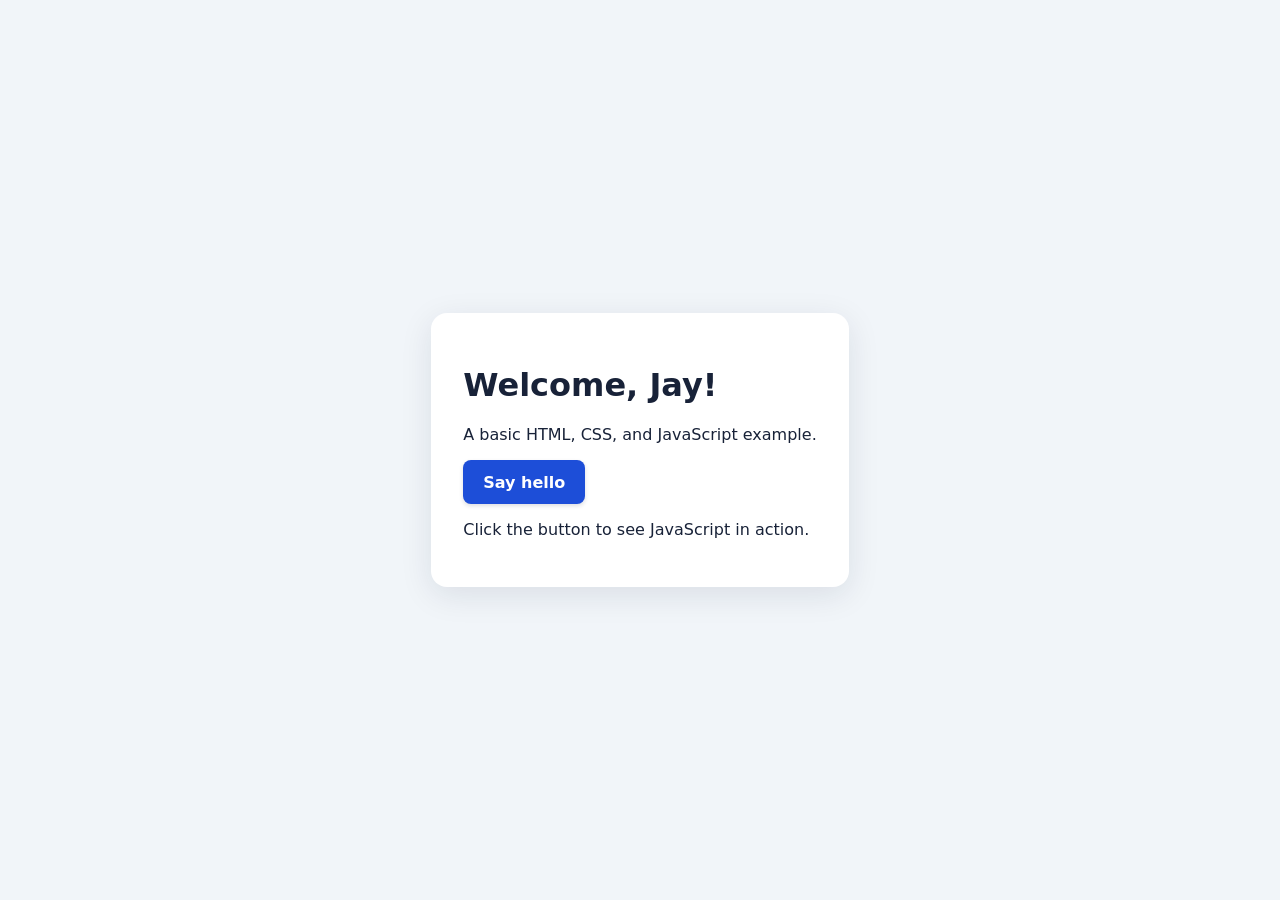
<file: index.html>
<!doctype html>
<html lang="en">
  <head>
    <meta charset="utf-8">
    <meta name="viewport" content="width=device-width, initial-scale=1">
    <title>Jay's JavaScript Demo</title>
    <link rel="stylesheet" href="styles.css">
    <script src="script.js" defer></script>
  </head>
  <body>
    <main>
      <h1>Welcome, Jay!</h1>
      <p>A basic HTML, CSS, and JavaScript example.</p>
      <button id="greeting-button" type="button">Say hello</button>
      <p id="message" role="status">Click the button to see JavaScript in action.</p>
    </main>
  </body>
</html>
</file>
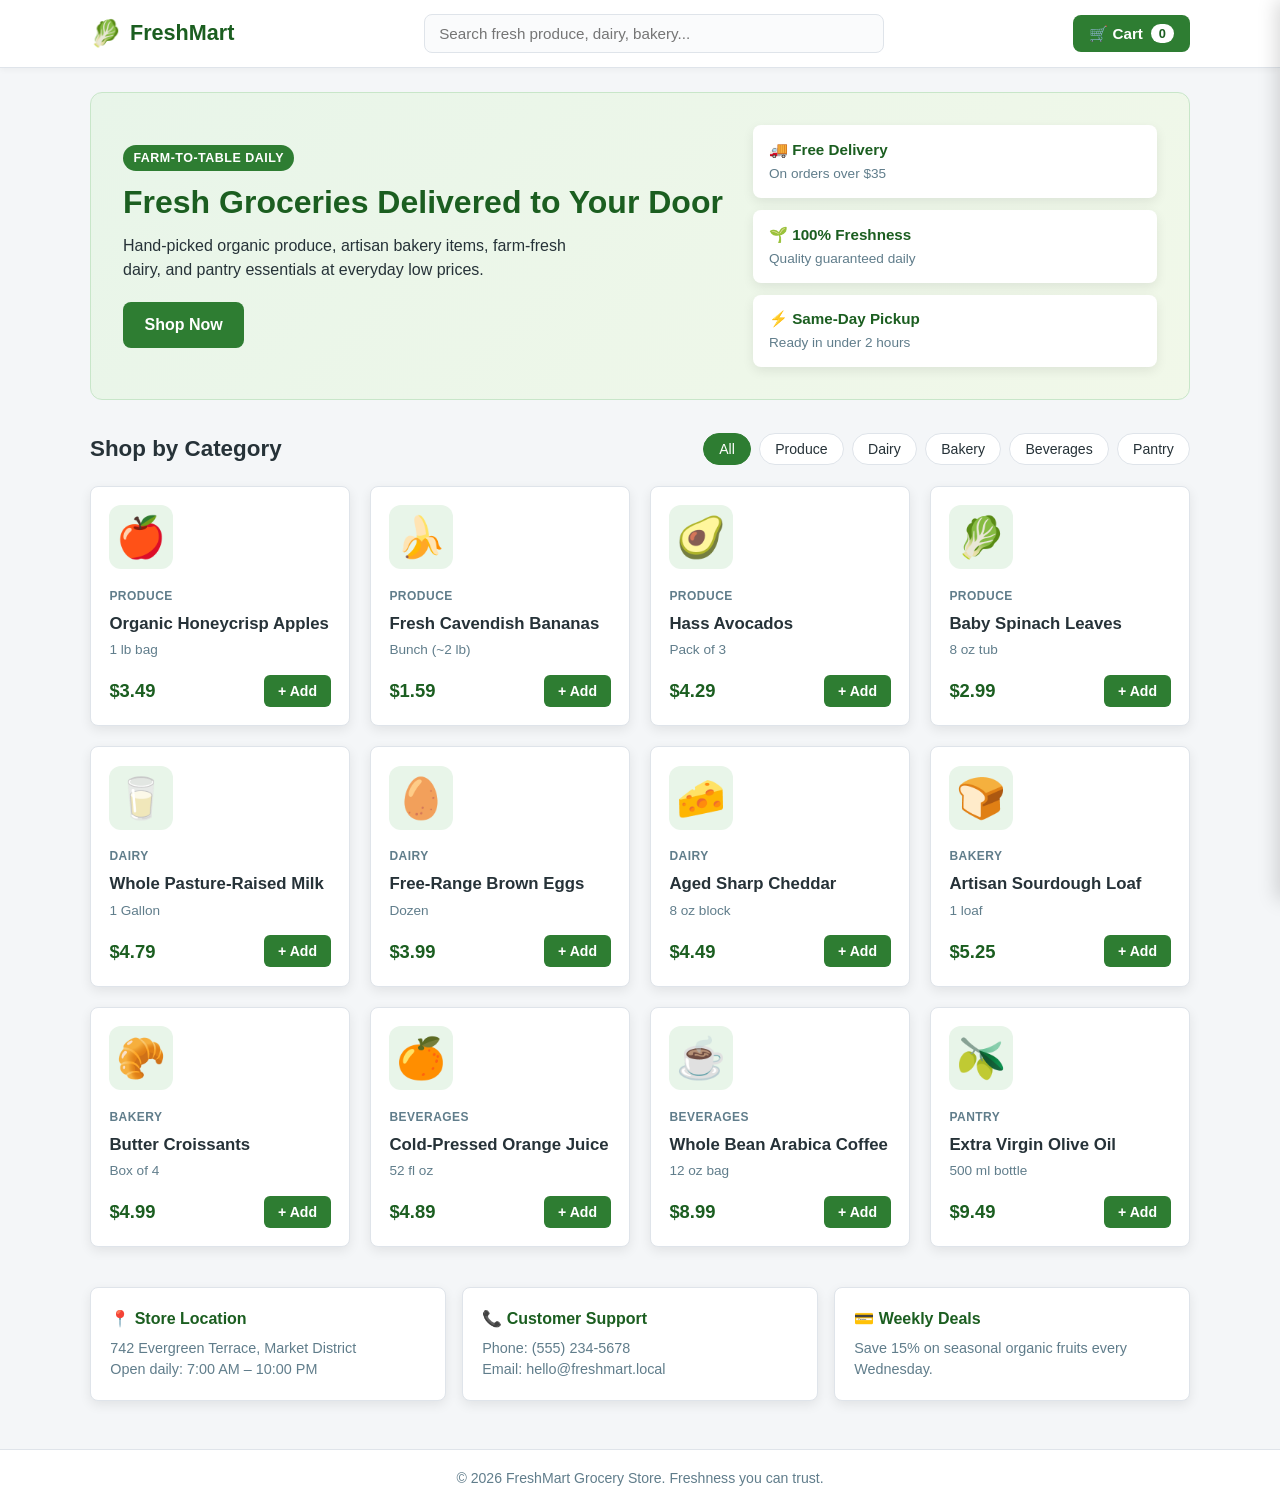
<file: grocery-store/index.html>
<!DOCTYPE html>
<html lang="en">
<head>
  <meta charset="UTF-8" />
  <meta name="viewport" content="width=device-width, initial-scale=1.0" />
  <title>FreshMart Grocery Store</title>
  <link rel="stylesheet" href="styles.css" />
</head>
<body>
  <header class="site-header">
    <div class="header-inner">
      <a href="#top" class="brand">
        <span class="brand-icon" aria-hidden="true">🥬</span>
        <span class="brand-text">FreshMart</span>
      </a>
      <div class="search-bar">
        <input
          id="search-input"
          type="search"
          placeholder="Search fresh produce, dairy, bakery..."
          aria-label="Search groceries"
        />
      </div>
      <button id="cart-toggle-btn" class="cart-btn" type="button" aria-expanded="false">
        <span>🛒 Cart</span>
        <span id="cart-count" class="cart-badge">0</span>
      </button>
    </div>
  </header>

  <main id="top" class="main-container">
    <section class="hero">
      <div class="hero-content">
        <span class="hero-tag">Farm-to-Table Daily</span>
        <h1>Fresh Groceries Delivered to Your Door</h1>
        <p>
          Hand-picked organic produce, artisan bakery items, farm-fresh dairy, and pantry essentials at everyday low prices.
        </p>
        <a href="#catalog" class="cta-btn">Shop Now</a>
      </div>
      <div class="hero-highlights">
        <div class="highlight-card">
          <strong>🚚 Free Delivery</strong>
          <span>On orders over $35</span>
        </div>
        <div class="highlight-card">
          <strong>🌱 100% Freshness</strong>
          <span>Quality guaranteed daily</span>
        </div>
        <div class="highlight-card">
          <strong>⚡ Same-Day Pickup</strong>
          <span>Ready in under 2 hours</span>
        </div>
      </div>
    </section>

    <section id="catalog" class="catalog-section">
      <div class="catalog-header">
        <h2>Shop by Category</h2>
        <div id="category-filters" class="category-filters" role="tablist" aria-label="Product categories">
          <button class="filter-btn active" type="button" data-category="all">All</button>
          <button class="filter-btn" type="button" data-category="Produce">Produce</button>
          <button class="filter-btn" type="button" data-category="Dairy">Dairy</button>
          <button class="filter-btn" type="button" data-category="Bakery">Bakery</button>
          <button class="filter-btn" type="button" data-category="Beverages">Beverages</button>
          <button class="filter-btn" type="button" data-category="Pantry">Pantry</button>
        </div>
      </div>

      <div id="product-grid" class="product-grid" aria-live="polite"></div>
      <p id="empty-catalog-msg" class="empty-msg" hidden>No grocery items match your search.</p>
    </section>

    <section class="store-info">
      <div class="info-card">
        <h3>📍 Store Location</h3>
        <p>742 Evergreen Terrace, Market District</p>
        <p>Open daily: 7:00 AM – 10:00 PM</p>
      </div>
      <div class="info-card">
        <h3>📞 Customer Support</h3>
        <p>Phone: (555) 234-5678</p>
        <p>Email: hello@freshmart.local</p>
      </div>
      <div class="info-card">
        <h3>💳 Weekly Deals</h3>
        <p>Save 15% on seasonal organic fruits every Wednesday.</p>
      </div>
    </section>
  </main>

  <aside id="cart-drawer" class="cart-drawer" aria-label="Shopping cart" aria-hidden="true">
    <div class="cart-header">
      <h2>Your Cart</h2>
      <button id="cart-close-btn" class="close-btn" type="button" aria-label="Close cart">✕</button>
    </div>
    <div id="cart-items" class="cart-items">
      <p class="cart-empty">Your cart is empty. Add some fresh items!</p>
    </div>
    <div class="cart-footer">
      <div class="cart-summary-row">
        <span>Subtotal</span>
        <strong id="cart-subtotal">$0.00</strong>
      </div>
      <div class="cart-summary-row">
        <span>Delivery</span>
        <span id="cart-delivery">$0.00</span>
      </div>
      <div class="cart-summary-row total-row">
        <span>Total</span>
        <strong id="cart-total">$0.00</strong>
      </div>
      <div class="cart-actions">
        <button id="clear-cart-btn" class="secondary-btn" type="button">Clear Cart</button>
        <button id="checkout-btn" class="primary-btn" type="button">Checkout</button>
      </div>
      <p id="checkout-status" class="checkout-status" role="status" aria-live="polite"></p>
    </div>
  </aside>
  <div id="cart-backdrop" class="cart-backdrop" hidden></div>

  <footer class="site-footer">
    <p>&copy; <span id="footer-year">2026</span> FreshMart Grocery Store. Freshness you can trust.</p>
  </footer>

  <script src="script.js"></script>
</body>
</html>
</file>
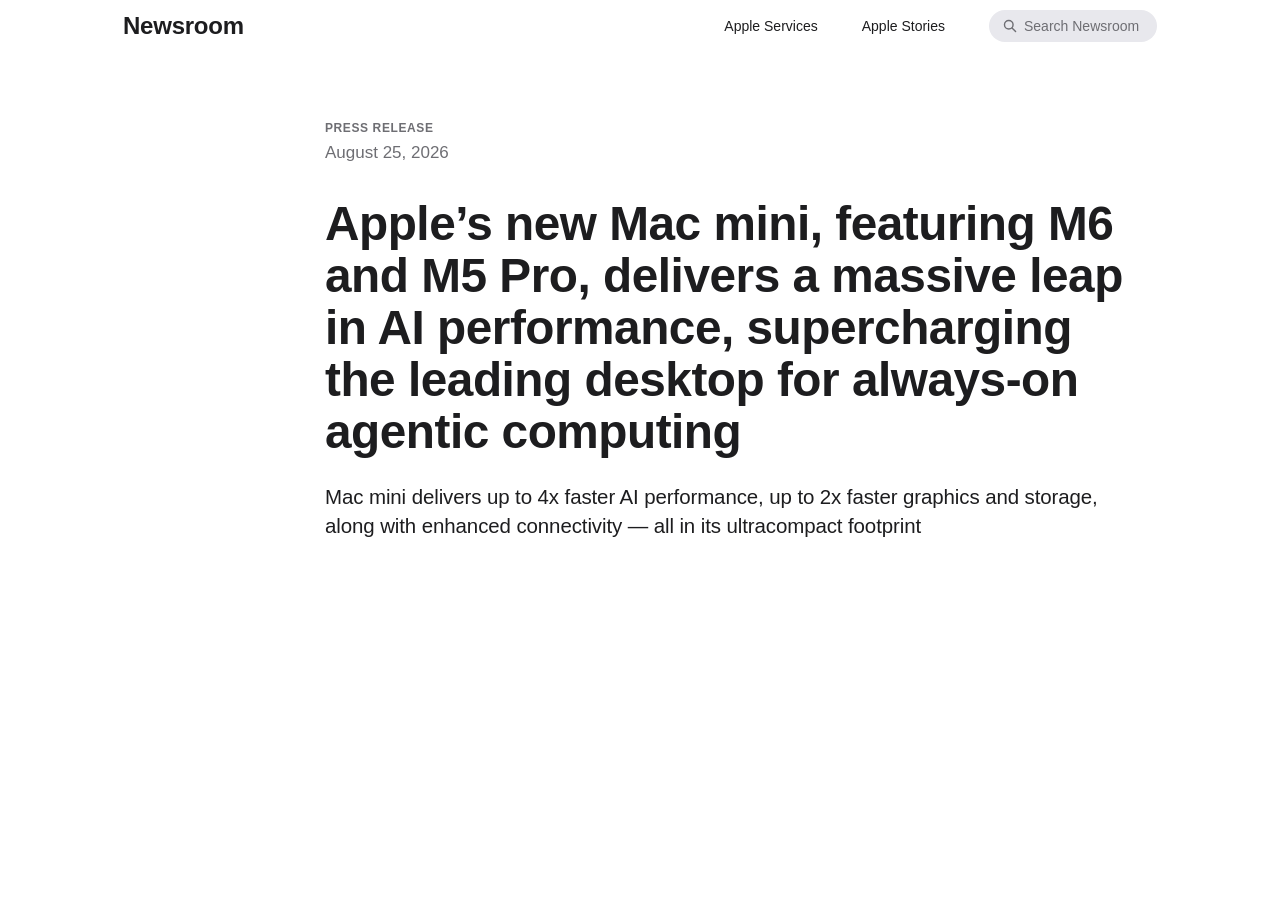
<file: mac-mini-newsroom.html>
<!DOCTYPE html>
<html lang="en">
<head>
<meta charset="utf-8">
<meta name="viewport" content="width=device-width, initial-scale=1">
<title>Apple’s new Mac mini, featuring M6 and M5 Pro — Apple Newsroom</title>
<meta name="description" content="Mac mini delivers up to 4x faster AI performance, up to 2x faster graphics and storage, along with enhanced connectivity — all in its ultracompact footprint.">
<style>
  :root {
    --ink: #1d1d1f;
    --muted: #6e6e73;
    --pill: #e8e8ed;
    --gutter: 123px;
  }

  *,
  *::before,
  *::after { box-sizing: border-box; }

  html { -webkit-text-size-adjust: 100%; }

  body {
    margin: 0;
    background: #fff;
    color: var(--ink);
    font-family: -apple-system, BlinkMacSystemFont, "SF Pro Display", "SF Pro Text",
                 "Helvetica Neue", Helvetica, Arial, sans-serif;
    -webkit-font-smoothing: antialiased;
    -moz-osx-font-smoothing: grayscale;
  }

  .shell {
    max-width: 1500px;
    margin: 0 auto;
    padding: 0 var(--gutter);
  }

  .visually-hidden {
    position: absolute;
    width: 1px;
    height: 1px;
    margin: -1px;
    padding: 0;
    overflow: hidden;
    clip: rect(0 0 0 0);
    white-space: nowrap;
    border: 0;
  }

  /* ---------- Global header ---------- */

  .site-header {
    height: 52px;
    display: flex;
    align-items: center;
  }

  .site-header .shell {
    display: flex;
    align-items: center;
    justify-content: space-between;
    width: 100%;
  }

  .logo {
    font-size: 24px;
    font-weight: 600;
    letter-spacing: -0.01em;
    color: var(--ink);
    text-decoration: none;
    white-space: nowrap;
  }

  .site-nav {
    display: flex;
    align-items: center;
    gap: 44px;
  }

  .site-nav a {
    font-size: 14px;
    line-height: 1;
    color: var(--ink);
    text-decoration: none;
    white-space: nowrap;
  }

  .site-nav a:hover { text-decoration: underline; }

  .search {
    display: flex;
    align-items: center;
    gap: 7px;
    height: 32px;
    padding: 0 14px;
    border-radius: 999px;
    background: var(--pill);
    color: var(--muted);
  }

  .search svg {
    width: 14px;
    height: 14px;
    flex: 0 0 auto;
    display: block;
  }

  .search input {
    width: 119px;
    border: 0;
    padding: 0;
    background: transparent;
    font: inherit;
    font-size: 14px;
    line-height: 1;
    color: var(--ink);
    -webkit-appearance: none;
    appearance: none;
  }

  .search input:focus { outline: none; }

  .search input::placeholder {
    color: var(--muted);
    opacity: 1;
  }

  .search input::-webkit-search-cancel-button { display: none; }

  /* ---------- Article ---------- */

  .article {
    max-width: 805px;
    margin-left: 202px;
    padding: 68px 0 120px;
  }

  .eyebrow {
    margin: 0;
    font-size: 12px;
    font-weight: 600;
    line-height: 16px;
    letter-spacing: 0.05em;
    text-transform: uppercase;
    color: var(--muted);
  }

  .dateline {
    margin: 6px 0 0;
    font-size: 17px;
    line-height: 22px;
    color: var(--muted);
  }

  .headline {
    margin: 34px 0 0;
    font-size: clamp(30px, 3.73vw, 56px);
    font-weight: 600;
    line-height: 1.09;
    letter-spacing: -0.01em;
    color: var(--ink);
  }

  .standfirst {
    margin: 24px 0 0;
    font-size: clamp(18px, 1.6vw, 24px);
    font-weight: 400;
    line-height: 1.42;
    letter-spacing: -0.005em;
    color: var(--ink);
  }

  /* ---------- Responsive ---------- */

  @media (max-width: 1200px) {
    :root { --gutter: 48px; }
    .article { margin-left: 120px; }
  }

  @media (max-width: 900px) {
    :root { --gutter: 32px; }
    .article { margin-left: 0; padding-top: 48px; }
  }

  @media (max-width: 700px) {
    :root { --gutter: 22px; }
    .site-nav { gap: 24px; }
    .site-nav .search { display: none; }
    .article { padding-bottom: 72px; }
  }
</style>
</head>
<body>

<header class="site-header">
  <div class="shell">
    <a class="logo" href="/newsroom/">Newsroom</a>

    <nav class="site-nav" aria-label="Newsroom">
      <a href="/newsroom/services/">Apple Services</a>
      <a href="/newsroom/stories/">Apple Stories</a>

      <form class="search" role="search" action="/newsroom/search/" method="get">
        <svg viewBox="0 0 16 16" aria-hidden="true" focusable="false">
          <circle cx="6.6" cy="6.6" r="4.9" fill="none" stroke="currentColor" stroke-width="1.6"/>
          <line x1="10.3" y1="10.3" x2="14.4" y2="14.4" stroke="currentColor" stroke-width="1.6" stroke-linecap="round"/>
        </svg>
        <label class="visually-hidden" for="newsroom-search">Search Newsroom</label>
        <input id="newsroom-search" type="search" name="q" placeholder="Search Newsroom" autocomplete="off">
      </form>
    </nav>
  </div>
</header>

<main>
  <div class="shell">
    <article class="article">
      <p class="eyebrow">Press Release</p>
      <p class="dateline">August 25, 2026</p>

      <h1 class="headline">Apple’s new Mac mini, featuring M6 and M5 Pro, delivers a massive leap in AI performance, supercharging the leading desktop for always-on agentic computing</h1>

      <p class="standfirst">Mac mini delivers up to 4x faster AI performance, up to 2x faster graphics and storage, along with enhanced connectivity — all in its ultracompact footprint</p>
    </article>
  </div>
</main>

</body>
</html>
</file>
<file: styles.css>
:root {
  font-family: system-ui, sans-serif;
  color: #182238;
  background: #f1f5f9;
}

body {
  margin: 0;
  min-height: 100vh;
  display: grid;
  place-items: center;
}

main {
  max-width: 36rem;
  margin: 1rem;
  padding: 2rem;
  border-radius: 1rem;
  background: white;
  box-shadow: 0 0.5rem 2rem #1822381a;
}

button {
  min-height: 44px;
  padding: 0.75rem 1.25rem;
  border: 0;
  border-radius: 0.5rem;
  background: #1d4ed8;
  color: white;
  font: inherit;
  font-weight: 600;
  box-shadow: 0 2px 4px #18223826;
  cursor: pointer;
}

button:hover {
  background: #1e40af;
}

button[aria-pressed="true"] {
  background: #166534;
}

button[aria-pressed="true"]:hover {
  background: #14532d;
}

button:active {
  box-shadow: inset 0 2px 4px #18223833;
}

button:focus-visible {
  outline: 3px solid #182238;
  outline-offset: 3px;
}
</file>
<file: grocery-store/styles.css>
* {
  box-sizing: border-box;
  margin: 0;
  padding: 0;
}

:root {
  --primary: #2e7d32;
  --primary-dark: #1b5e20;
  --primary-light: #e8f5e9;
  --bg: #f4f6f8;
  --surface: #ffffff;
  --text: #263238;
  --muted: #607d8b;
  --border: #dfe4ea;
  --shadow: 0 4px 12px rgba(0, 0, 0, 0.08);
  --radius: 8px;
}

body {
  font-family: -apple-system, BlinkMacSystemFont, "Segoe UI", Roboto, sans-serif;
  background-color: var(--bg);
  color: var(--text);
  line-height: 1.5;
  min-height: 100vh;
  display: flex;
  flex-direction: column;
}

.site-header {
  background: var(--surface);
  border-bottom: 1px solid var(--border);
  position: sticky;
  top: 0;
  z-index: 20;
  box-shadow: 0 2px 6px rgba(0, 0, 0, 0.04);
}

.header-inner {
  max-width: 1140px;
  margin: 0 auto;
  padding: 0.9rem 1.25rem;
  display: flex;
  align-items: center;
  justify-content: space-between;
  gap: 1rem;
  flex-wrap: wrap;
}

.brand {
  display: inline-flex;
  align-items: center;
  gap: 0.5rem;
  text-decoration: none;
  color: var(--primary-dark);
  font-weight: 700;
  font-size: 1.35rem;
}

.brand-icon { font-size: 1.6rem; }

.search-bar {
  flex: 1 1 260px;
  max-width: 460px;
}

.search-bar input {
  width: 100%;
  padding: 0.6rem 0.9rem;
  border: 1px solid var(--border);
  border-radius: var(--radius);
  font-size: 0.95rem;
  background: #fafbfc;
}

.search-bar input:focus {
  outline: 2px solid var(--primary);
  background: var(--surface);
}

.cart-btn {
  display: inline-flex;
  align-items: center;
  gap: 0.5rem;
  background-color: var(--primary);
  color: #ffffff;
  border: none;
  border-radius: var(--radius);
  padding: 0.6rem 1rem;
  font-size: 0.95rem;
  font-weight: 600;
  cursor: pointer;
}

.cart-btn:hover { background-color: var(--primary-dark); }

.cart-badge {
  background: #ffffff;
  color: var(--primary-dark);
  border-radius: 999px;
  padding: 0.1rem 0.5rem;
  font-size: 0.8rem;
  font-weight: 700;
}

.main-container {
  max-width: 1140px;
  width: 100%;
  margin: 0 auto;
  padding: 1.5rem 1.25rem 3rem;
  flex: 1;
}

.hero {
  background: linear-gradient(135deg, #e8f5e9 0%, #f1f8e9 100%);
  border: 1px solid #c8e6c9;
  border-radius: 12px;
  padding: 2rem;
  margin-bottom: 2rem;
  display: grid;
  grid-template-columns: 1.5fr 1fr;
  gap: 1.5rem;
  align-items: center;
}

.hero-tag {
  display: inline-block;
  background: var(--primary);
  color: #ffffff;
  font-size: 0.78rem;
  font-weight: 600;
  text-transform: uppercase;
  letter-spacing: 0.04em;
  padding: 0.25rem 0.65rem;
  border-radius: 999px;
  margin-bottom: 0.75rem;
}

.hero-content h1 {
  font-size: 2rem;
  color: var(--primary-dark);
  margin-bottom: 0.75rem;
  line-height: 1.2;
}

.hero-content p {
  color: var(--text);
  margin-bottom: 1.25rem;
  max-width: 54ch;
}

.cta-btn {
  display: inline-block;
  background: var(--primary);
  color: #ffffff;
  text-decoration: none;
  font-weight: 600;
  padding: 0.7rem 1.35rem;
  border-radius: var(--radius);
}

.cta-btn:hover { background: var(--primary-dark); }

.hero-highlights {
  display: flex;
  flex-direction: column;
  gap: 0.75rem;
}

.highlight-card {
  background: var(--surface);
  padding: 0.85rem 1rem;
  border-radius: var(--radius);
  box-shadow: var(--shadow);
  display: flex;
  flex-direction: column;
  gap: 0.15rem;
}

.highlight-card strong { color: var(--primary-dark); font-size: 0.95rem; }

.catalog-section { margin-bottom: 2.5rem; }

.catalog-header {
  display: flex;
  align-items: center;
  justify-content: space-between;
  flex-wrap: wrap;
  gap: 1rem;
  margin-bottom: 1.25rem;
}

.catalog-header h2 { font-size: 1.4rem; color: var(--text); }

.category-filters { display: flex; flex-wrap: wrap; gap: 0.5rem; }

.filter-btn {
  background: var(--surface);
  color: var(--text);
  border: 1px solid var(--border);
  border-radius: 999px;
  padding: 0.45rem 0.95rem;
  font-size: 0.88rem;
  font-weight: 500;
  cursor: pointer;
}

.filter-btn:hover { border-color: var(--primary); color: var(--primary-dark); }
.filter-btn.active { background: var(--primary); color: #ffffff; border-color: var(--primary); }

.product-grid {
  display: grid;
  grid-template-columns: repeat(auto-fill, minmax(230px, 1fr));
  gap: 1.25rem;
}

.product-card {
  background: var(--surface);
  border: 1px solid var(--border);
  border-radius: var(--radius);
  padding: 1.15rem;
  box-shadow: var(--shadow);
  display: flex;
  flex-direction: column;
  justify-content: space-between;
  transition: transform 0.15s ease, box-shadow 0.15s ease;
}

.product-card:hover {
  transform: translateY(-2px);
  box-shadow: 0 6px 16px rgba(0, 0, 0, 0.11);
}

.product-emoji {
  font-size: 2.5rem;
  background: var(--primary-light);
  width: 64px;
  height: 64px;
  border-radius: 12px;
  display: flex;
  align-items: center;
  justify-content: center;
  margin-bottom: 0.85rem;
}

.product-category {
  font-size: 0.75rem;
  text-transform: uppercase;
  letter-spacing: 0.04em;
  color: var(--muted);
  font-weight: 600;
}

.product-name { font-size: 1.05rem; margin: 0.25rem 0; color: var(--text); }
.product-unit { font-size: 0.85rem; color: var(--muted); margin-bottom: 0.9rem; }

.product-footer {
  display: flex;
  align-items: center;
  justify-content: space-between;
  gap: 0.5rem;
  margin-top: auto;
}

.product-price { font-size: 1.15rem; font-weight: 700; color: var(--primary-dark); }

.add-btn {
  background: var(--primary);
  color: #ffffff;
  border: none;
  border-radius: 6px;
  padding: 0.5rem 0.85rem;
  font-size: 0.88rem;
  font-weight: 600;
  cursor: pointer;
}

.add-btn:hover { background: var(--primary-dark); }

.empty-msg {
  text-align: center;
  padding: 2rem;
  color: var(--muted);
  background: var(--surface);
  border-radius: var(--radius);
  border: 1px dashed var(--border);
}

.store-info {
  display: grid;
  grid-template-columns: repeat(auto-fit, minmax(240px, 1fr));
  gap: 1rem;
}

.info-card {
  background: var(--surface);
  border: 1px solid var(--border);
  border-radius: var(--radius);
  padding: 1.2rem;
  box-shadow: var(--shadow);
}

.info-card h3 { font-size: 1rem; margin-bottom: 0.4rem; color: var(--primary-dark); }
.info-card p { font-size: 0.9rem; color: var(--muted); }

.cart-backdrop {
  position: fixed;
  inset: 0;
  background: rgba(0, 0, 0, 0.4);
  z-index: 30;
}

.cart-drawer {
  position: fixed;
  top: 0;
  right: 0;
  width: min(390px, 100vw);
  height: 100vh;
  background: var(--surface);
  box-shadow: -4px 0 18px rgba(0, 0, 0, 0.15);
  z-index: 40;
  display: flex;
  flex-direction: column;
  transform: translateX(100%);
  transition: transform 0.25s ease;
}

.cart-drawer.open { transform: translateX(0); }

.cart-header {
  padding: 1.1rem 1.25rem;
  border-bottom: 1px solid var(--border);
  display: flex;
  align-items: center;
  justify-content: space-between;
}

.close-btn {
  background: transparent;
  border: none;
  font-size: 1.2rem;
  cursor: pointer;
  color: var(--muted);
  padding: 0.25rem 0.5rem;
}

.cart-items {
  flex: 1;
  overflow-y: auto;
  padding: 1rem 1.25rem;
  display: flex;
  flex-direction: column;
  gap: 0.75rem;
}

.cart-empty { color: var(--muted); text-align: center; margin-top: 2rem; }

.cart-item {
  display: flex;
  align-items: center;
  justify-content: space-between;
  gap: 0.75rem;
  padding-bottom: 0.75rem;
  border-bottom: 1px solid var(--border);
}

.cart-item-info strong { display: block; font-size: 0.95rem; }
.cart-item-info span { font-size: 0.82rem; color: var(--muted); }

.cart-item-controls { display: inline-flex; align-items: center; gap: 0.4rem; }

.qty-btn {
  width: 28px;
  height: 28px;
  border: 1px solid var(--border);
  background: #fafbfc;
  border-radius: 4px;
  cursor: pointer;
  font-weight: 700;
}

.cart-footer {
  padding: 1rem 1.25rem;
  border-top: 1px solid var(--border);
  background: #fafbfc;
}

.cart-summary-row {
  display: flex;
  justify-content: space-between;
  font-size: 0.92rem;
  margin-bottom: 0.35rem;
}

.total-row {
  font-size: 1.05rem;
  padding-top: 0.4rem;
  border-top: 1px dashed var(--border);
  margin-top: 0.4rem;
  margin-bottom: 0.85rem;
}

.cart-actions { display: flex; gap: 0.6rem; }

.primary-btn,
.secondary-btn {
  flex: 1;
  padding: 0.65rem;
  border-radius: 6px;
  font-weight: 600;
  cursor: pointer;
  font-size: 0.92rem;
}

.primary-btn { background: var(--primary); color: #ffffff; border: none; }
.primary-btn:hover { background: var(--primary-dark); }

.secondary-btn { background: var(--surface); color: var(--text); border: 1px solid var(--border); }

.checkout-status {
  margin-top: 0.65rem;
  font-size: 0.88rem;
  color: var(--primary-dark);
  font-weight: 600;
  min-height: 1.2em;
}

.site-footer {
  background: var(--surface);
  border-top: 1px solid var(--border);
  text-align: center;
  padding: 1.1rem;
  font-size: 0.88rem;
  color: var(--muted);
}

@media (max-width: 768px) {
  .hero { grid-template-columns: 1fr; }
}

.highlight-card span { color: var(--muted); font-size: 0.85rem; }
</file>
